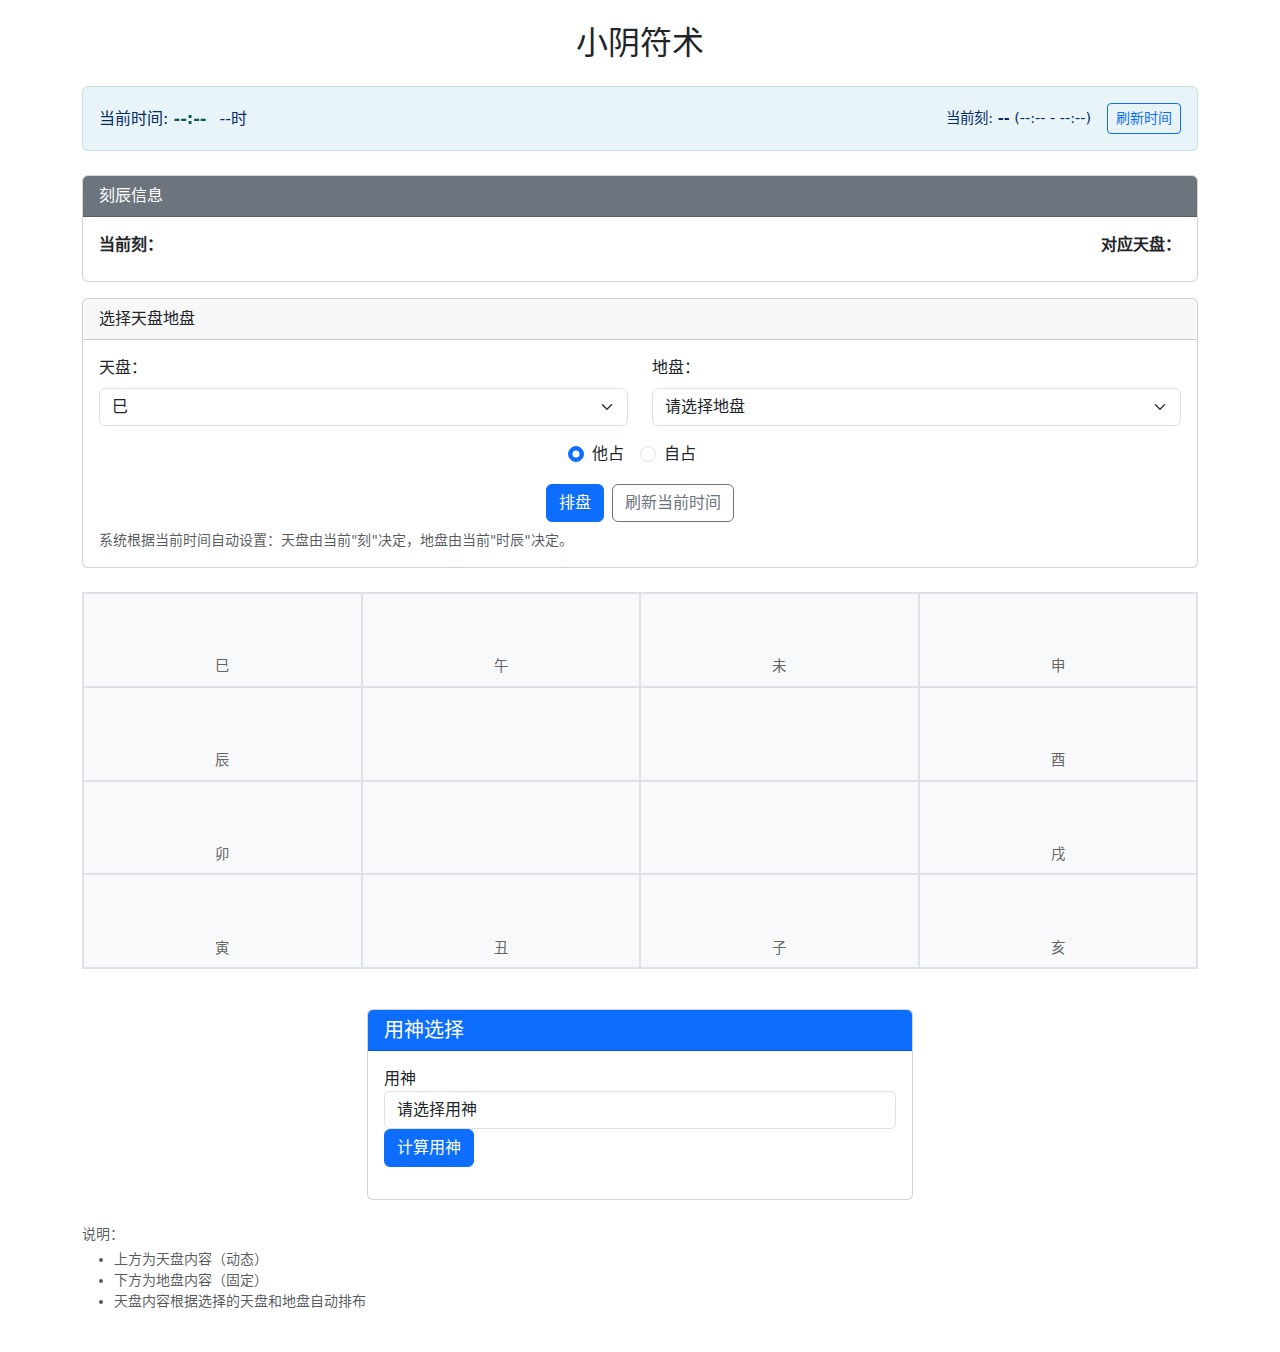
<file: index.html>
<!DOCTYPE html>
<html lang="zh-CN">
<head>
    <meta charset="UTF-8">
    <meta name="viewport" content="width=device-width, initial-scale=1.0">
    <title>小阴符术排盘</title>
    <link href="https://cdn.jsdelivr.net/npm/bootstrap@5.3.2/dist/css/bootstrap.min.css" rel="stylesheet">
    <link rel="stylesheet" href="styles.css">
</head>
<body>
<div class="container py-4">
    <h2 class="mb-4 text-center">小阴符术</h2>
    
    <!-- 当前时间信息 -->
    <div class="alert alert-primary mb-4" id="current-time-info">
        <div class="d-flex justify-content-between align-items-center">
            <div>
                当前时间: <strong id="current-time">--:--</strong>
                <span class="ms-2" id="current-branch">--时</span>
            </div>
            <div class="d-flex align-items-center">
                <div id="ke-time-range" class="me-3">当前刻: <strong>--</strong> (--:-- - --:--)</div>
                <button id="refresh-btn" class="btn btn-sm btn-outline-primary">刷新时间</button>
            </div>
        </div>
    </div>
    
    <!-- 刻辰信息区域 -->
    <div class="card mb-3">
        <div class="card-header bg-secondary text-white d-flex justify-content-between align-items-center">
            <span>刻辰信息</span>
            <span id="ke-time-range" class="badge bg-light text-dark"></span>
        </div>
        <div class="card-body">
            <div class="row">
                <div class="col-6">
                    <div class="mb-2">
                        <strong>当前刻：</strong>
                        <span id="current-ke-info" class="badge bg-info"></span>
                    </div>
                </div>
                <div class="col-6">
                    <div class="mb-2 text-end">
                        <strong>对应天盘：</strong>
                        <span id="ke-tianpan" class="badge bg-danger"></span>
                    </div>
                </div>
            </div>
        </div>
    </div>
    
    <!-- 选择天盘地盘 -->
    <div class="card mb-4">
        <div class="card-header">选择天盘地盘</div>
        <div class="card-body">
            <div class="row align-items-center mb-3">
                <div class="col-6">
                    <label for="tianpan" class="form-label mb-2">天盘：</label>
                    <select id="tianpan" class="form-select"></select>
                </div>
                <div class="col-6">
                    <label for="dipan" class="form-label mb-2">地盘：</label>
                    <select id="dipan" class="form-select"></select>
                </div>
            </div>
            
            <!-- 占类型选择 -->
            <div class="d-flex justify-content-center my-3">
                <div class="form-check form-check-inline">
                    <input class="form-check-input" type="radio" name="zhanType" id="taZhan" value="taZhan" checked>
                    <label class="form-check-label" for="taZhan">他占</label>
                </div>
                <div class="form-check form-check-inline">
                    <input class="form-check-input" type="radio" name="zhanType" id="ziZhan" value="ziZhan">
                    <label class="form-check-label" for="ziZhan">自占</label>
                </div>
            </div>
            
            <div class="d-flex justify-content-center mt-2">
                <button id="paipan-btn" class="btn btn-primary me-2">排盘</button>
                <button id="refresh-btn" class="btn btn-outline-secondary">刷新当前时间</button>
            </div>
            <div class="mt-2 small text-muted">
                系统根据当前时间自动设置：天盘由当前"刻"决定，地盘由当前"时辰"决定。
              </div>
        </div>
    </div>
    
    <!-- 4x4表格 -->
    <div class="table-responsive mb-4">
      <table class="table table-bordered table-fixed">
        <tbody>
          <tr>
            <td class="cell-center">
              <div class="tp-label" id="fill-1-1"></div>
              <div class="dz-label">巳</div>
            </td>
            <td class="cell-center">
              <div class="tp-label" id="fill-1-2"></div>
              <div class="dz-label">午</div>
            </td>
            <td class="cell-center">
              <div class="tp-label" id="fill-1-3"></div>
              <div class="dz-label">未</div>
            </td>
            <td class="cell-center">
              <div class="tp-label" id="fill-1-4"></div>
              <div class="dz-label">申</div>
            </td>
          </tr>
          <tr>
            <td class="cell-center">
              <div class="tp-label" id="fill-2-1"></div>
              <div class="dz-label">辰</div>
            </td>
            <td class="cell-center empty">
              <div class="tp-label" id="fill-2-2"></div>
              <div class="dz-label"></div>
            </td>
            <td class="cell-center empty">
              <div class="tp-label" id="fill-2-3"></div>
              <div class="dz-label"></div>
            </td>
            <td class="cell-center">
              <div class="tp-label" id="fill-2-4"></div>
              <div class="dz-label">酉</div>
            </td>
          </tr>
          <tr>
            <td class="cell-center">
              <div class="tp-label" id="fill-3-1"></div>
              <div class="dz-label">卯</div>
            </td>
            <td class="cell-center empty">
              <div class="tp-label" id="fill-3-2"></div>
              <div class="dz-label"></div>
            </td>
            <td class="cell-center empty">
              <div class="tp-label" id="fill-3-3"></div>
              <div class="dz-label"></div>
            </td>
            <td class="cell-center">
              <div class="tp-label" id="fill-3-4"></div>
              <div class="dz-label">戌</div>
            </td>
          </tr>
          <tr>
            <td class="cell-center">
              <div class="tp-label" id="fill-4-1"></div>
              <div class="dz-label">寅</div>
            </td>
            <td class="cell-center">
              <div class="tp-label" id="fill-4-2"></div>
              <div class="dz-label">丑</div>
            </td>
            <td class="cell-center">
              <div class="tp-label" id="fill-4-3"></div>
              <div class="dz-label">子</div>
            </td>
            <td class="cell-center">
              <div class="tp-label" id="fill-4-4"></div>
              <div class="dz-label">亥</div>
            </td>
          </tr>
        </tbody>
      </table>
    </div>

    <!-- 用神选择 -->
    <div class="row mb-4">
      <div class="col-md-6 offset-md-3">
        <div class="card">
          <div class="card-header bg-primary text-white">
            <h5 class="mb-0">用神选择</h5>
          </div>
          <div class="card-body">
            <div class="form-group">
              <label for="yongshen-select">用神</label>
              <select class="form-control" id="yongshen-select">
                <option value="" selected disabled>请选择用神</option>
                <option value="子">子</option>
                <option value="丑">丑</option>
                <option value="寅">寅</option>
                <option value="卯">卯</option>
                <option value="辰">辰</option>
                <option value="巳">巳</option>
                <option value="午">午</option>
                <option value="未">未</option>
                <option value="申">申</option>
                <option value="酉">酉</option>
                <option value="戌">戌</option>
                <option value="亥">亥</option>
              </select>
            </div>
            <button id="yongshen-btn" class="btn btn-primary">计算用神</button>
            <div id="yongshen-result" class="mt-3"></div>
          </div>
        </div>
      </div>
    </div>
    
    <!-- 机锋门卡片 -->
    <!-- <div class="card mb-4" id="jifeng-card">
      <div class="card-header bg-warning text-dark">机锋门</div>
      <div class="card-body">
        <div class="row">
          <div class="col-md-6">
            <div class="mb-2">
              <strong>机锋门计算</strong>
              <div class="small text-muted">（刻的六合之位置的天地盘）</div>
            </div>
          </div>
          <div class="col-md-6">
            <div class="mb-2">
              <strong>结果</strong>
              <div id="jifeng-result" class="badge bg-warning text-dark fs-5 mt-1">--</div>
            </div>
          </div>
        </div>
        <div class="row mt-2">
          <div class="col-md-6">
            <span class="me-2">天盘:</span>
            <span id="jifeng-tianpan" class="badge bg-secondary">--</span>
          </div>
          <div class="col-md-6">
            <span class="me-2">地盘:</span>
            <span id="jifeng-dipan" class="badge bg-secondary">--</span>
          </div>
        </div>
      </div>
    </div>
    
    <!-- 星司详情卡片 -->
    <!-- <div class="card mb-4" id="xingsi-card">
        <div class="card-header bg-info text-white">星司详情</div>
        <div class="card-body">
            <div class="mb-2">
                <div class="d-flex align-items-center mb-1">
                    <span id="branch-star" class="me-2">-</span>
                    <span id="branch-star-number" class="badge bg-info">-</span>
                </div>
                <div class="d-flex align-items-center">
                    <span id="ke-star" class="me-2">-</span>
                    <span id="ke-star-number" class="badge bg-info">-</span>
                </div>
            </div>
            <div class="alert alert-info mb-0">
                星司机锋门: <span id="xingsi-result">-</span>
                <span id="xingsi-result-numbers" class="badge bg-light text-dark ms-2">-</span>
            </div>
        </div>
    </div>  -->

    <!-- 推字卡片 -->
    <!-- <div class="card mb-4" id="tuizi-card">
        <div class="card-header bg-info text-white">推字结果</div>
        <div class="card-body">
            <p class="mb-0">尚未排盘，请点击"排盘"按钮生成结果。</p>
        </div>
    </div> -->
    
    <div class="mt-3 small text-muted">
        <p class="mb-1">说明：</p>
        <ul>
            <li>上方为天盘内容（动态）</li>
            <li>下方为地盘内容（固定）</li>
            <li>天盘内容根据选择的天盘和地盘自动排布</li>
        </ul>
    </div>
</div>
<script src="script.js"></script>
</body>
</html>
</file>
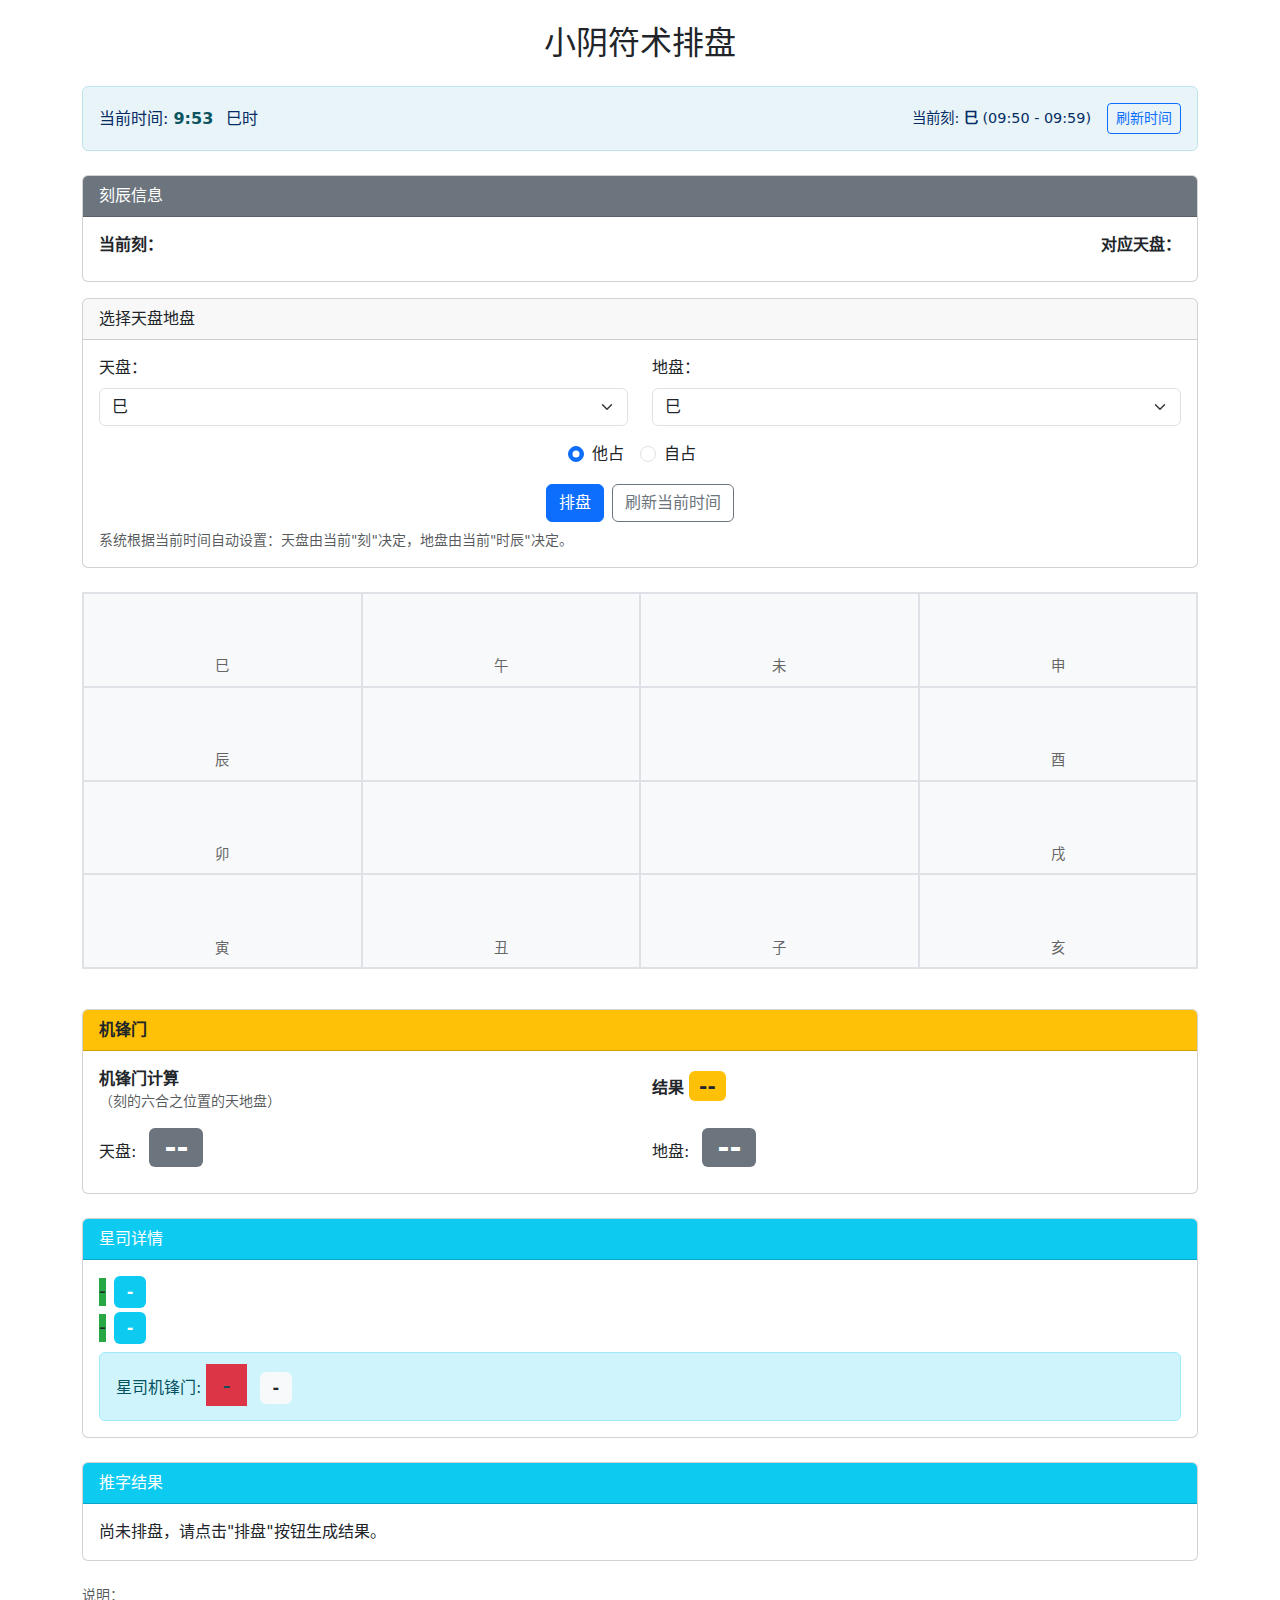
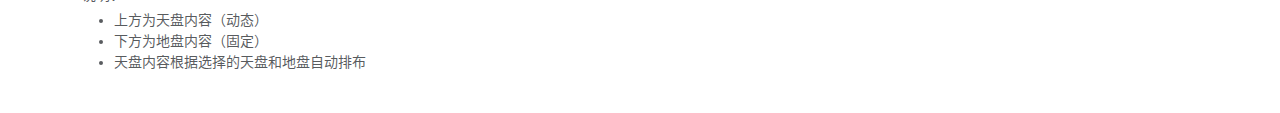
<file: 小阴符术/index.html>
<!DOCTYPE html>
<html lang="zh-CN">
<head>
    <meta charset="UTF-8">
    <meta name="viewport" content="width=device-width, initial-scale=1.0">
    <title>小阴符术排盘</title>
    <link href="https://cdn.jsdelivr.net/npm/bootstrap@5.3.2/dist/css/bootstrap.min.css" rel="stylesheet">
    <link rel="stylesheet" href="styles.css">
</head>
<body>
<div class="container py-4">
    <h2 class="mb-4 text-center">小阴符术排盘</h2>
    
    <!-- 当前时间信息 -->
    <div class="alert alert-primary mb-4" id="current-time-info">
        <div class="d-flex justify-content-between align-items-center">
            <div>
                当前时间: <strong id="current-time">--:--</strong>
                <span class="ms-2" id="current-branch">--时</span>
            </div>
            <div class="d-flex align-items-center">
                <div id="ke-time-range" class="me-3">当前刻: <strong>--</strong> (--:-- - --:--)</div>
                <button id="refresh-btn" class="btn btn-sm btn-outline-primary">刷新时间</button>
            </div>
        </div>
    </div>
    
    <!-- 刻辰信息区域 -->
    <div class="card mb-3">
        <div class="card-header bg-secondary text-white d-flex justify-content-between align-items-center">
            <span>刻辰信息</span>
            <span id="ke-time-range" class="badge bg-light text-dark"></span>
        </div>
        <div class="card-body">
            <div class="row">
                <div class="col-6">
                    <div class="mb-2">
                        <strong>当前刻：</strong>
                        <span id="current-ke-info" class="badge bg-info"></span>
                    </div>
                </div>
                <div class="col-6">
                    <div class="mb-2 text-end">
                        <strong>对应天盘：</strong>
                        <span id="ke-tianpan" class="badge bg-danger"></span>
                    </div>
                </div>
            </div>
        </div>
    </div>
    
    <!-- 选择天盘地盘 -->
    <div class="card mb-4">
        <div class="card-header">选择天盘地盘</div>
        <div class="card-body">
            <div class="row align-items-center mb-3">
                <div class="col-6">
                    <label for="tianpan" class="form-label mb-2">天盘：</label>
                    <select id="tianpan" class="form-select"></select>
                </div>
                <div class="col-6">
                    <label for="dipan" class="form-label mb-2">地盘：</label>
                    <select id="dipan" class="form-select"></select>
                </div>
            </div>
            
            <!-- 占类型选择 -->
            <div class="d-flex justify-content-center my-3">
                <div class="form-check form-check-inline">
                    <input class="form-check-input" type="radio" name="zhanType" id="taZhan" value="taZhan" checked>
                    <label class="form-check-label" for="taZhan">他占</label>
                </div>
                <div class="form-check form-check-inline">
                    <input class="form-check-input" type="radio" name="zhanType" id="ziZhan" value="ziZhan">
                    <label class="form-check-label" for="ziZhan">自占</label>
                </div>
            </div>
            
            <div class="d-flex justify-content-center mt-2">
                <button id="paipan-btn" class="btn btn-primary me-2">排盘</button>
                <button id="refresh-btn" class="btn btn-outline-secondary">刷新当前时间</button>
            </div>
            <div class="mt-2 small text-muted">
                系统根据当前时间自动设置：天盘由当前"刻"决定，地盘由当前"时辰"决定。
              </div>
        </div>
    </div>
    
    <!-- 4x4表格 -->
    <div class="table-responsive mb-4">
      <table class="table table-bordered table-fixed">
        <tbody>
          <tr>
            <td class="cell-center">
              <div class="tp-label" id="fill-1-1"></div>
              <div class="dz-label">巳</div>
            </td>
            <td class="cell-center">
              <div class="tp-label" id="fill-1-2"></div>
              <div class="dz-label">午</div>
            </td>
            <td class="cell-center">
              <div class="tp-label" id="fill-1-3"></div>
              <div class="dz-label">未</div>
            </td>
            <td class="cell-center">
              <div class="tp-label" id="fill-1-4"></div>
              <div class="dz-label">申</div>
            </td>
          </tr>
          <tr>
            <td class="cell-center">
              <div class="tp-label" id="fill-2-1"></div>
              <div class="dz-label">辰</div>
            </td>
            <td class="cell-center empty">
              <div class="tp-label" id="fill-2-2"></div>
              <div class="dz-label"></div>
            </td>
            <td class="cell-center empty">
              <div class="tp-label" id="fill-2-3"></div>
              <div class="dz-label"></div>
            </td>
            <td class="cell-center">
              <div class="tp-label" id="fill-2-4"></div>
              <div class="dz-label">酉</div>
            </td>
          </tr>
          <tr>
            <td class="cell-center">
              <div class="tp-label" id="fill-3-1"></div>
              <div class="dz-label">卯</div>
            </td>
            <td class="cell-center empty">
              <div class="tp-label" id="fill-3-2"></div>
              <div class="dz-label"></div>
            </td>
            <td class="cell-center empty">
              <div class="tp-label" id="fill-3-3"></div>
              <div class="dz-label"></div>
            </td>
            <td class="cell-center">
              <div class="tp-label" id="fill-3-4"></div>
              <div class="dz-label">戌</div>
            </td>
          </tr>
          <tr>
            <td class="cell-center">
              <div class="tp-label" id="fill-4-1"></div>
              <div class="dz-label">寅</div>
            </td>
            <td class="cell-center">
              <div class="tp-label" id="fill-4-2"></div>
              <div class="dz-label">丑</div>
            </td>
            <td class="cell-center">
              <div class="tp-label" id="fill-4-3"></div>
              <div class="dz-label">子</div>
            </td>
            <td class="cell-center">
              <div class="tp-label" id="fill-4-4"></div>
              <div class="dz-label">亥</div>
            </td>
          </tr>
        </tbody>
      </table>
    </div>
    
    <!-- 机锋门卡片 -->
    <div class="card mb-4" id="jifeng-card">
      <div class="card-header bg-warning text-dark">机锋门</div>
      <div class="card-body">
        <div class="row">
          <div class="col-md-6">
            <div class="mb-2">
              <strong>机锋门计算</strong>
              <div class="small text-muted">（刻的六合之位置的天地盘）</div>
            </div>
          </div>
          <div class="col-md-6">
            <div class="mb-2">
              <strong>结果</strong>
              <div id="jifeng-result" class="badge bg-warning text-dark fs-5 mt-1">--</div>
            </div>
          </div>
        </div>
        <div class="row mt-2">
          <div class="col-md-6">
            <span class="me-2">天盘:</span>
            <span id="jifeng-tianpan" class="badge bg-secondary">--</span>
          </div>
          <div class="col-md-6">
            <span class="me-2">地盘:</span>
            <span id="jifeng-dipan" class="badge bg-secondary">--</span>
          </div>
        </div>
      </div>
    </div>
    
    <!-- 星司详情卡片 -->
    <div class="card mb-4" id="xingsi-card">
        <div class="card-header bg-info text-white">星司详情</div>
        <div class="card-body">
            <div class="mb-2">
                <div class="d-flex align-items-center mb-1">
                    <span id="branch-star" class="me-2">-</span>
                    <span id="branch-star-number" class="badge bg-info">-</span>
                </div>
                <div class="d-flex align-items-center">
                    <span id="ke-star" class="me-2">-</span>
                    <span id="ke-star-number" class="badge bg-info">-</span>
                </div>
            </div>
            <div class="alert alert-info mb-0">
                星司机锋门: <span id="xingsi-result">-</span>
                <span id="xingsi-result-numbers" class="badge bg-light text-dark ms-2">-</span>
            </div>
        </div>
    </div>

    <!-- 推字卡片 -->
    <div class="card mb-4" id="tuizi-card">
        <div class="card-header bg-info text-white">推字结果</div>
        <div class="card-body">
            <p class="mb-0">尚未排盘，请点击"排盘"按钮生成结果。</p>
        </div>
    </div>
    
    <div class="mt-3 small text-muted">
        <p class="mb-1">说明：</p>
        <ul>
            <li>上方为天盘内容（动态）</li>
            <li>下方为地盘内容（固定）</li>
            <li>天盘内容根据选择的天盘和地盘自动排布</li>
        </ul>
    </div>
</div>
<script src="script.js"></script>
</body>
</html>
</file>
<file: styles.css>
.table-fixed {
    table-layout: fixed;
    width: 100%;
}

.cell-center {
    text-align: center;
    vertical-align: middle;
    height: 80px;
    font-size: 1.2rem;
    position: relative;
    padding: 10px 8px;
}

/* 地盘标签样式 - 下方 */
.dz-label {
    font-size: 0.9rem;
    color: #666;
    position: relative;
    margin-top: 8px;
    font-weight: normal;
}

/* 天盘标签样式 - 上方 */
.tp-label {
    font-size: 1.6rem;
    font-weight: bold;
    color: #d9534f;
    margin-bottom: 8px;
    min-height: 1.8em;
}

/* 表格边框加粗美化 */
.table-bordered {
    border: 2px solid #dee2e6;
}

.table-bordered td {
    border: 2px solid #dee2e6;
    background-color: #f8f9fa;
    transition: background-color 0.3s;
}

.table-bordered td:hover {
    background-color: #e9ecef;
}

/* 时间信息区域 */
#current-time-info {
    background-color: #e8f4f8;
    border-color: #bee5eb;
}

#current-time {
    font-weight: bold;
    color: #0c5460;
}

#current-shichen {
    color: #721c24;
    font-weight: bold;
    padding: 0.2rem 0.5rem;
    background-color: #f8d7da;
    border-radius: 0.25rem;
}

/* 机锋门样式 */
#jifeng-card .card-header {
    background-color: #ffeb3b;
    color: #212529;
    font-weight: bold;
}

#jifeng-display {
    display: flex;
    flex-direction: column;
    align-items: center;
    justify-content: center;
}

#jifeng-tianpan {
    background-color: #0d6efd;
    font-size: 1.8rem;
    padding: 5px 15px;
    margin-bottom: 10px;
}

#jifeng-dipan {
    background-color: #198754;
    font-size: 1.8rem;
    padding: 5px 15px;
}

#jifeng-result {
    font-size: 1.2rem;
    padding: 5px 10px;
}

@media (max-width: 767px) {
    #jifeng-info {
        flex-direction: column;
        align-items: flex-start;
    }
    
    #jifeng-info > div {
        margin-bottom: 8px;
        margin-right: 0;
    }
    
    #jifeng-tianpan,
    #jifeng-dipan {
        font-size: 1.5rem;
    }
}

/* 星司信息区域样式 */
#xingsi-card .card-header {
    background-color: #17a2b8;
    color: #fff;
}

#xingsi-card .badge {
    font-size: 1rem;
    padding: 0.5rem 0.8rem;
}

#branch-star,
#ke-star {
    background-color: #28a745;
    font-size: 1.2rem;
}

#xingsi-result {
    background-color: #dc3545;
    font-size: 1.4rem;
    padding: 8px 16px;
}

/* 刻辰信息区域样式 */
#current-ke-info {
    font-size: 1.2rem;
    padding: 6px 12px;
}

#ke-tianpan {
    font-size: 1.2rem;
    padding: 6px 12px;
}

#ke-time-range {
    font-size: 0.9rem;
}

/* 星司数字标签 */
#branch-star-number,
#ke-star-number {
    font-size: 0.85rem;
}

#xingsi-result-numbers {
    font-size: 0.9rem;
    background-color: #6c757d;
    color: #fff;
}

/* 推字相关样式 */
.result-box {
  background-color: #f8f9fa;
  box-shadow: 0 2px 4px rgba(0,0,0,0.1);
}

.result-word {
  font-weight: bold;
  color: #0d6efd;
}

.tuizi-list {
  max-height: 200px;
  overflow-y: auto;
  padding: 0.5rem;
  background-color: #f8f9fa;
  border-radius: 0.25rem;
}

/* 响应式样式 */
@media (max-width: 767px) {
    .cell-center {
        height: 60px;
        padding: 5px 3px;
    }
    
    .tp-label {
        font-size: 1.3rem;
        margin-bottom: 3px;
    }
    
    .dz-label {
        font-size: 0.8rem;
        margin-top: 3px;
    }

    #xingsi-info {
        flex-direction: column;
        align-items: flex-start;
    }
    
    #xingsi-card .badge {
        font-size: 0.9rem;
        padding: 0.4rem 0.6rem;
    }
    
    #branch-star,
    #ke-star {
        font-size: 1.1rem;
    }
    
    #xingsi-result {
        font-size: 1.2rem;
        padding: 6px 12px;
    }

    #current-ke-info,
    #ke-tianpan {
        font-size: 1rem;
        padding: 4px 8px;
    }

    #branch-star-number,
    #ke-star-number {
        font-size: 0.7rem;
    }
    
    #xingsi-result-numbers {
        font-size: 0.8rem;
    }
}

/* 响应式调整 */
@media (max-width: 768px) {
  .result-word {
    font-size: 1.5rem !important;
  }
  
  .tuizi-list {
    max-height: 150px;
  }
}

/* 小屏幕设备 */
@media (max-width: 480px) {
    .cell-center {
        height: 50px;
        padding: 3px 2px;
    }
    
    .tp-label {
        font-size: 1.1rem;
        margin-bottom: 2px;
    }
    
    .dz-label {
        font-size: 0.7rem;
        margin-top: 2px;
    }
} 

/* 时间信息样式 */
.time-info {
    font-size: 1.1rem;
    margin-bottom: 15px;
}

/* 响应式调整 */
@media (max-width: 768px) {
    .cell-center {
        height: 70px;
        font-size: 1rem;
        padding: 5px;
    }
    
    .tp-label {
        font-size: 1.3rem;
        margin-bottom: 5px;
    }
    
    .dz-label {
        font-size: 0.8rem;
        margin-top: 5px;
    }
}

/* 机锋门样式 */
#jifeng-result {
    font-weight: bold;
    font-size: 1.2rem;
}

/* 星司样式 */
.xingsi-label {
    font-weight: bold;
    margin-right: 5px;
}

.xingsi-value {
    color: #d9534f;
    font-weight: bold;
}

.xingsi-number {
    background-color: #5bc0de;
    color: white;
    padding: 2px 6px;
    border-radius: 3px;
    margin-left: 5px;
}

/* 用神结果样式 */
#yongshen-result .card-header {
    font-weight: bold;
}

#yongshen-result .badge {
    font-size: 1rem;
    margin-left: 5px;
}

#yongshen-result .bg-primary {
    background-color: #007bff !important;
    font-size: 1.2rem;
    padding: 5px 10px;
}

#yongshen-result .bg-secondary {
    background-color: #6c757d !important;
}

#yongshen-result .bg-success {
    background-color: #28a745 !important;
    font-size: 1.2rem;
    padding: 5px 10px;
}

#yongshen-result .bg-info {
    background-color: #17a2b8 !important;
    font-size: 1.2rem;
    padding: 5px 10px;
}

#yongshen-result .bg-warning {
    background-color: #ffc107 !important;
    font-size: 1.2rem;
    padding: 5px 10px;
}

#yongshen-result .bg-danger {
    background-color: #dc3545 !important;
    font-size: 1.2rem;
    padding: 5px 10px;
}

/* 天机地机人机卡片样式 */
#yongshen-result .card {
    box-shadow: 0 2px 5px rgba(0, 0, 0, 0.1);
    margin-bottom: 20px;
}

#yongshen-result .card-header.bg-success {
    background-color: #28a745 !important;
}

#yongshen-result .card-header.bg-info {
    background-color: #17a2b8 !important;
}

#yongshen-result .card-header.bg-warning {
    background-color: #ffc107 !important;
}

#yongshen-result .card-header.bg-primary {
    background-color: #007bff !important;
}

#yongshen-result .card-header.bg-danger {
    background-color: #dc3545 !important;
}
</file>
<file: 小阴符术/styles.css>
.table-fixed {
    table-layout: fixed;
    width: 100%;
}

.cell-center {
    text-align: center;
    vertical-align: middle;
    height: 80px;
    font-size: 1.2rem;
    position: relative;
    padding: 10px 8px;
}

/* 地盘标签样式 - 下方 */
.dz-label {
    font-size: 0.9rem;
    color: #666;
    position: relative;
    margin-top: 8px;
    font-weight: normal;
}

/* 天盘标签样式 - 上方 */
.tp-label {
    font-size: 1.6rem;
    font-weight: bold;
    color: #d9534f;
    margin-bottom: 8px;
    min-height: 1.8em;
}

/* 表格边框加粗美化 */
.table-bordered {
    border: 2px solid #dee2e6;
}

.table-bordered td {
    border: 2px solid #dee2e6;
    background-color: #f8f9fa;
    transition: background-color 0.3s;
}

.table-bordered td:hover {
    background-color: #e9ecef;
}

/* 时间信息区域 */
#current-time-info {
    background-color: #e8f4f8;
    border-color: #bee5eb;
}

#current-time {
    font-weight: bold;
    color: #0c5460;
}

#current-shichen {
    color: #721c24;
    font-weight: bold;
    padding: 0.2rem 0.5rem;
    background-color: #f8d7da;
    border-radius: 0.25rem;
}

/* 机锋门样式 */
#jifeng-card .card-header {
    background-color: #ffeb3b;
    color: #212529;
    font-weight: bold;
}

#jifeng-display {
    display: flex;
    flex-direction: column;
    align-items: center;
    justify-content: center;
}

#jifeng-tianpan {
    background-color: #0d6efd;
    font-size: 1.8rem;
    padding: 5px 15px;
    margin-bottom: 10px;
}

#jifeng-dipan {
    background-color: #198754;
    font-size: 1.8rem;
    padding: 5px 15px;
}

#jifeng-result {
    font-size: 1.2rem;
    padding: 5px 10px;
}

@media (max-width: 767px) {
    #jifeng-info {
        flex-direction: column;
        align-items: flex-start;
    }
    
    #jifeng-info > div {
        margin-bottom: 8px;
        margin-right: 0;
    }
    
    #jifeng-tianpan,
    #jifeng-dipan {
        font-size: 1.5rem;
    }
}

/* 星司信息区域样式 */
#xingsi-card .card-header {
    background-color: #17a2b8;
    color: #fff;
}

#xingsi-card .badge {
    font-size: 1rem;
    padding: 0.5rem 0.8rem;
}

#branch-star,
#ke-star {
    background-color: #28a745;
    font-size: 1.2rem;
}

#xingsi-result {
    background-color: #dc3545;
    font-size: 1.4rem;
    padding: 8px 16px;
}

/* 刻辰信息区域样式 */
#current-ke-info {
    font-size: 1.2rem;
    padding: 6px 12px;
}

#ke-tianpan {
    font-size: 1.2rem;
    padding: 6px 12px;
}

#ke-time-range {
    font-size: 0.9rem;
}

/* 星司数字标签 */
#branch-star-number,
#ke-star-number {
    font-size: 0.85rem;
}

#xingsi-result-numbers {
    font-size: 0.9rem;
    background-color: #6c757d;
    color: #fff;
}

/* 推字相关样式 */
.result-box {
  background-color: #f8f9fa;
  box-shadow: 0 2px 4px rgba(0,0,0,0.1);
}

.result-word {
  font-weight: bold;
  color: #0d6efd;
}

.tuizi-list {
  max-height: 200px;
  overflow-y: auto;
  padding: 0.5rem;
  background-color: #f8f9fa;
  border-radius: 0.25rem;
}

/* 响应式样式 */
@media (max-width: 767px) {
    .cell-center {
        height: 60px;
        padding: 5px 3px;
    }
    
    .tp-label {
        font-size: 1.3rem;
        margin-bottom: 3px;
    }
    
    .dz-label {
        font-size: 0.8rem;
        margin-top: 3px;
    }

    #xingsi-info {
        flex-direction: column;
        align-items: flex-start;
    }
    
    #xingsi-card .badge {
        font-size: 0.9rem;
        padding: 0.4rem 0.6rem;
    }
    
    #branch-star,
    #ke-star {
        font-size: 1.1rem;
    }
    
    #xingsi-result {
        font-size: 1.2rem;
        padding: 6px 12px;
    }

    #current-ke-info,
    #ke-tianpan {
        font-size: 1rem;
        padding: 4px 8px;
    }

    #branch-star-number,
    #ke-star-number {
        font-size: 0.7rem;
    }
    
    #xingsi-result-numbers {
        font-size: 0.8rem;
    }
}

/* 响应式调整 */
@media (max-width: 768px) {
  .result-word {
    font-size: 1.5rem !important;
  }
  
  .tuizi-list {
    max-height: 150px;
  }
}

/* 小屏幕设备 */
@media (max-width: 480px) {
    .cell-center {
        height: 50px;
        padding: 3px 2px;
    }
    
    .tp-label {
        font-size: 1.1rem;
        margin-bottom: 2px;
    }
    
    .dz-label {
        font-size: 0.7rem;
        margin-top: 2px;
    }
} 

/* 时间信息样式 */
.time-info {
    font-size: 1.1rem;
    margin-bottom: 15px;
}

/* 响应式调整 */
@media (max-width: 768px) {
    .cell-center {
        height: 70px;
        font-size: 1rem;
        padding: 5px;
    }
    
    .tp-label {
        font-size: 1.3rem;
        margin-bottom: 5px;
    }
    
    .dz-label {
        font-size: 0.8rem;
        margin-top: 5px;
    }
}

/* 机锋门样式 */
#jifeng-result {
    font-weight: bold;
    font-size: 1.2rem;
}

/* 星司样式 */
.xingsi-label {
    font-weight: bold;
    margin-right: 5px;
}

.xingsi-value {
    color: #d9534f;
    font-weight: bold;
}

.xingsi-number {
    background-color: #5bc0de;
    color: white;
    padding: 2px 6px;
    border-radius: 3px;
    margin-left: 5px;
}

/* 用神结果样式 */
#yongshen-result .card-header {
    font-weight: bold;
}

#yongshen-result .badge {
    font-size: 1rem;
    margin-left: 5px;
}

#yongshen-result .bg-primary {
    background-color: #007bff !important;
    font-size: 1.2rem;
    padding: 5px 10px;
}

#yongshen-result .bg-secondary {
    background-color: #6c757d !important;
}

#yongshen-result .bg-success {
    background-color: #28a745 !important;
    font-size: 1.2rem;
    padding: 5px 10px;
}

#yongshen-result .bg-info {
    background-color: #17a2b8 !important;
    font-size: 1.2rem;
    padding: 5px 10px;
}

#yongshen-result .bg-warning {
    background-color: #ffc107 !important;
    font-size: 1.2rem;
    padding: 5px 10px;
}

#yongshen-result .bg-danger {
    background-color: #dc3545 !important;
    font-size: 1.2rem;
    padding: 5px 10px;
}

/* 天机地机人机卡片样式 */
#yongshen-result .card {
    box-shadow: 0 2px 5px rgba(0, 0, 0, 0.1);
    margin-bottom: 20px;
}

#yongshen-result .card-header.bg-success {
    background-color: #28a745 !important;
}

#yongshen-result .card-header.bg-info {
    background-color: #17a2b8 !important;
}

#yongshen-result .card-header.bg-warning {
    background-color: #ffc107 !important;
}

#yongshen-result .card-header.bg-primary {
    background-color: #007bff !important;
}

#yongshen-result .card-header.bg-danger {
    background-color: #dc3545 !important;
}
</file>
